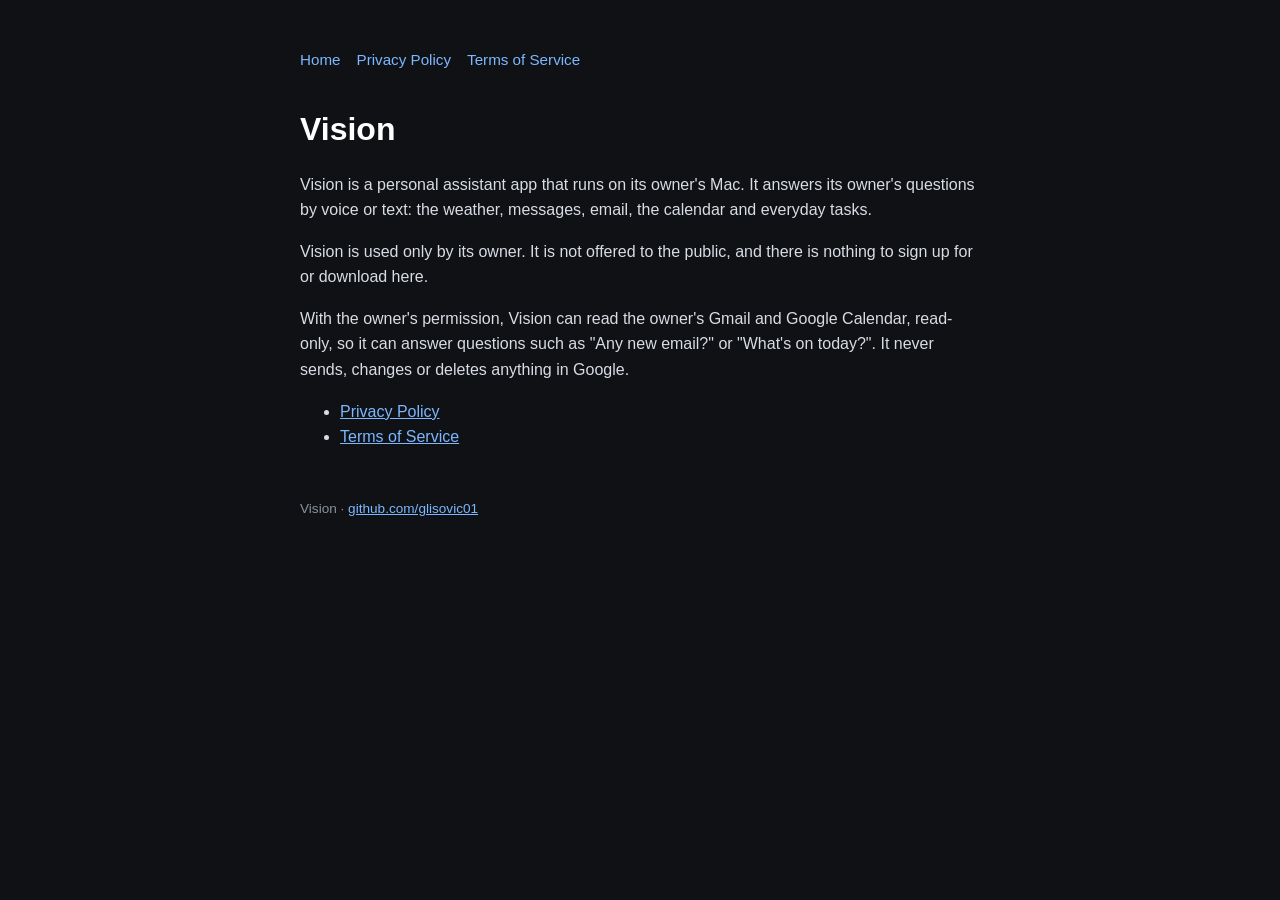
<file: index.html>
<!doctype html>
<html lang="en">
<head>
<meta charset="utf-8">
<meta name="viewport" content="width=device-width, initial-scale=1">
<title>Vision</title>
<link rel="stylesheet" href="style.css">
</head>
<body>
<main>
<nav><a href="index.html">Home</a><a href="privacy.html">Privacy Policy</a><a href="terms.html">Terms of Service</a></nav>
<h1>Vision</h1>
<p>Vision is a personal assistant app that runs on its owner's Mac. It answers its owner's questions by voice or text: the weather, messages, email, the calendar and everyday tasks.</p>
<p>Vision is used only by its owner. It is not offered to the public, and there is nothing to sign up for or download here.</p>
<p>With the owner's permission, Vision can read the owner's Gmail and Google Calendar, read-only, so it can answer questions such as "Any new email?" or "What's on today?". It never sends, changes or deletes anything in Google.</p>
<ul>
<li><a href="privacy.html">Privacy Policy</a></li>
<li><a href="terms.html">Terms of Service</a></li>
</ul>
<footer>Vision &middot; <a href="https://github.com/glisovic01">github.com/glisovic01</a></footer>
</main>
</body>
</html>
</file>
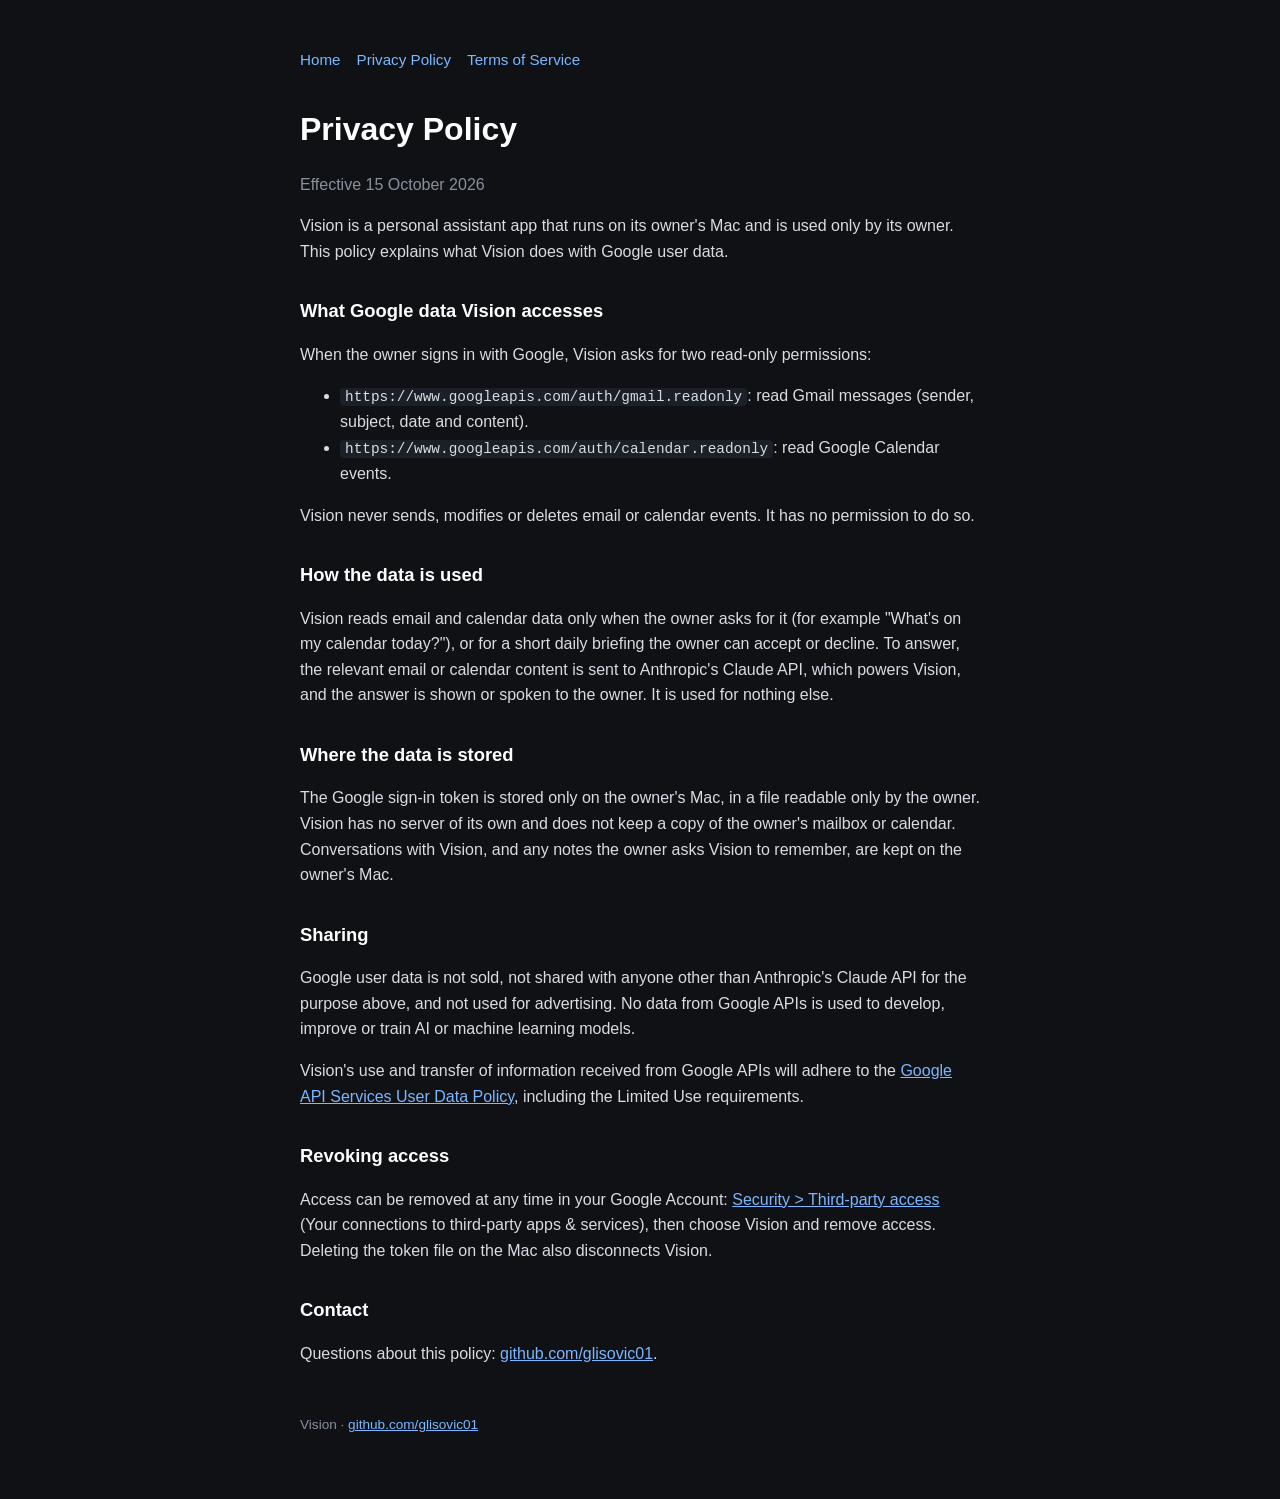
<file: privacy.html>
<!doctype html>
<html lang="en">
<head>
<meta charset="utf-8">
<meta name="viewport" content="width=device-width, initial-scale=1">
<title>Vision: Privacy Policy</title>
<link rel="stylesheet" href="style.css">
</head>
<body>
<main>
<nav><a href="index.html">Home</a><a href="privacy.html">Privacy Policy</a><a href="terms.html">Terms of Service</a></nav>
<h1>Privacy Policy</h1>
<p class="muted">Effective 15 October 2026</p>
<p>Vision is a personal assistant app that runs on its owner's Mac and is used only by its owner. This policy explains what Vision does with Google user data.</p>

<h2>What Google data Vision accesses</h2>
<p>When the owner signs in with Google, Vision asks for two read-only permissions:</p>
<ul>
<li><code>https://www.googleapis.com/auth/gmail.readonly</code>: read Gmail messages (sender, subject, date and content).</li>
<li><code>https://www.googleapis.com/auth/calendar.readonly</code>: read Google Calendar events.</li>
</ul>
<p>Vision never sends, modifies or deletes email or calendar events. It has no permission to do so.</p>

<h2>How the data is used</h2>
<p>Vision reads email and calendar data only when the owner asks for it (for example "What's on my calendar today?"), or for a short daily briefing the owner can accept or decline. To answer, the relevant email or calendar content is sent to Anthropic's Claude API, which powers Vision, and the answer is shown or spoken to the owner. It is used for nothing else.</p>

<h2>Where the data is stored</h2>
<p>The Google sign-in token is stored only on the owner's Mac, in a file readable only by the owner. Vision has no server of its own and does not keep a copy of the owner's mailbox or calendar. Conversations with Vision, and any notes the owner asks Vision to remember, are kept on the owner's Mac.</p>

<h2>Sharing</h2>
<p>Google user data is not sold, not shared with anyone other than Anthropic's Claude API for the purpose above, and not used for advertising. No data from Google APIs is used to develop, improve or train AI or machine learning models.</p>
<p>Vision's use and transfer of information received from Google APIs will adhere to the <a href="https://developers.google.com/terms/api-services-user-data-policy">Google API Services User Data Policy</a>, including the Limited Use requirements.</p>

<h2>Revoking access</h2>
<p>Access can be removed at any time in your Google Account: <a href="https://myaccount.google.com/connections">Security &gt; Third-party access</a> (Your connections to third-party apps &amp; services), then choose Vision and remove access. Deleting the token file on the Mac also disconnects Vision.</p>

<h2>Contact</h2>
<p>Questions about this policy: <a href="https://github.com/glisovic01">github.com/glisovic01</a>.</p>
<footer>Vision &middot; <a href="https://github.com/glisovic01">github.com/glisovic01</a></footer>
</main>
</body>
</html>
</file>
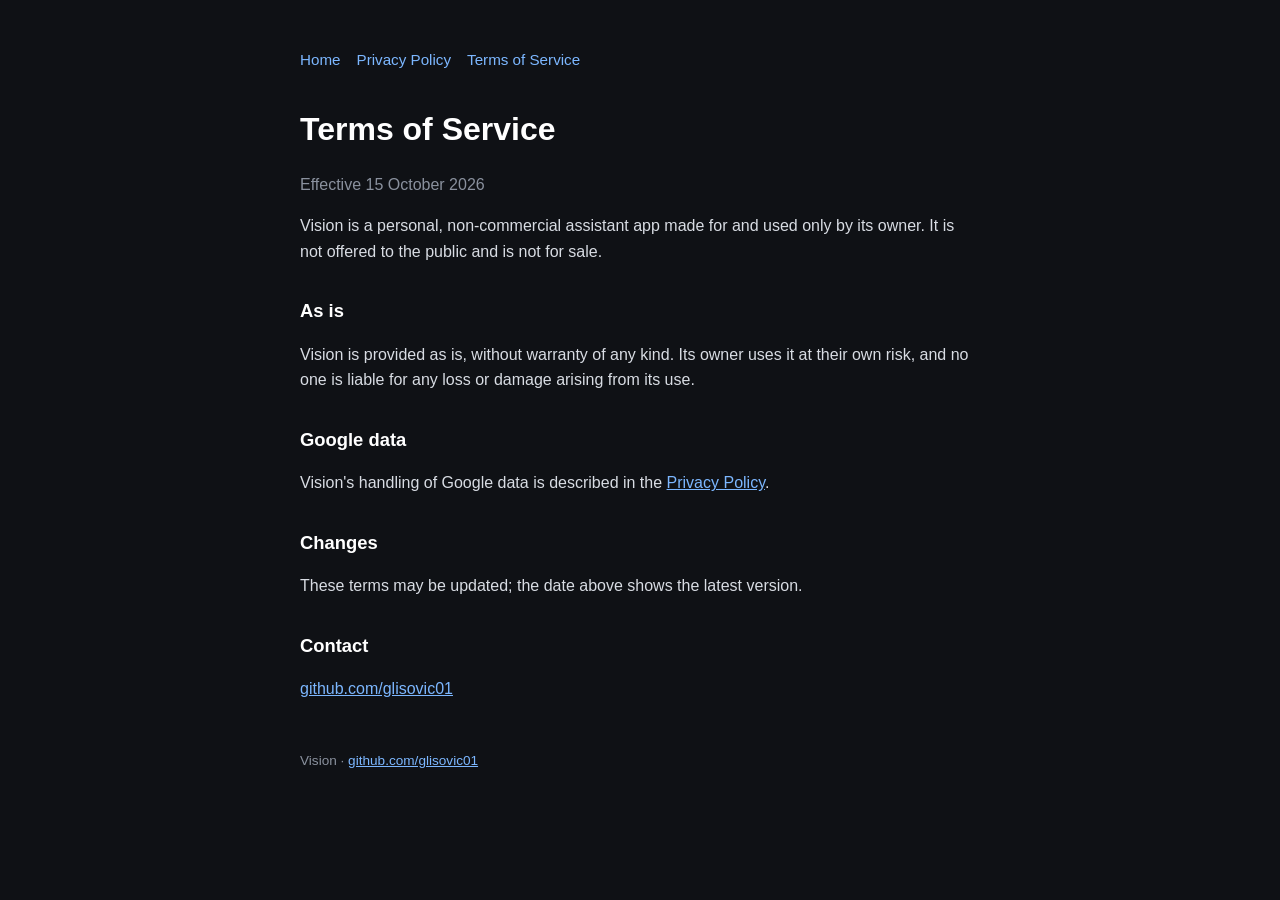
<file: terms.html>
<!doctype html>
<html lang="en">
<head>
<meta charset="utf-8">
<meta name="viewport" content="width=device-width, initial-scale=1">
<title>Vision: Terms of Service</title>
<link rel="stylesheet" href="style.css">
</head>
<body>
<main>
<nav><a href="index.html">Home</a><a href="privacy.html">Privacy Policy</a><a href="terms.html">Terms of Service</a></nav>
<h1>Terms of Service</h1>
<p class="muted">Effective 15 October 2026</p>
<p>Vision is a personal, non-commercial assistant app made for and used only by its owner. It is not offered to the public and is not for sale.</p>
<h2>As is</h2>
<p>Vision is provided as is, without warranty of any kind. Its owner uses it at their own risk, and no one is liable for any loss or damage arising from its use.</p>
<h2>Google data</h2>
<p>Vision's handling of Google data is described in the <a href="privacy.html">Privacy Policy</a>.</p>
<h2>Changes</h2>
<p>These terms may be updated; the date above shows the latest version.</p>
<h2>Contact</h2>
<p><a href="https://github.com/glisovic01">github.com/glisovic01</a></p>
<footer>Vision &middot; <a href="https://github.com/glisovic01">github.com/glisovic01</a></footer>
</main>
</body>
</html>
</file>
<file: style.css>
:root { color-scheme: dark; }
body { margin: 0; background: #0f1115; color: #d8dce3; font: 16px/1.6 -apple-system, BlinkMacSystemFont, "Segoe UI", Helvetica, Arial, sans-serif; }
main { max-width: 680px; margin: 0 auto; padding: 48px 24px 64px; }
h1 { color: #fff; font-size: 2rem; margin: 0 0 8px; }
h2 { color: #fff; font-size: 1.15rem; margin: 32px 0 8px; }
a { color: #7cb7ff; }
code { background: #1b1f27; padding: 1px 5px; border-radius: 4px; font-size: .9em; }
nav { margin-bottom: 32px; font-size: .95rem; }
nav a { margin-right: 16px; text-decoration: none; }
.muted { color: #8a919e; }
footer { margin-top: 48px; font-size: .85rem; color: #8a919e; }
</file>
